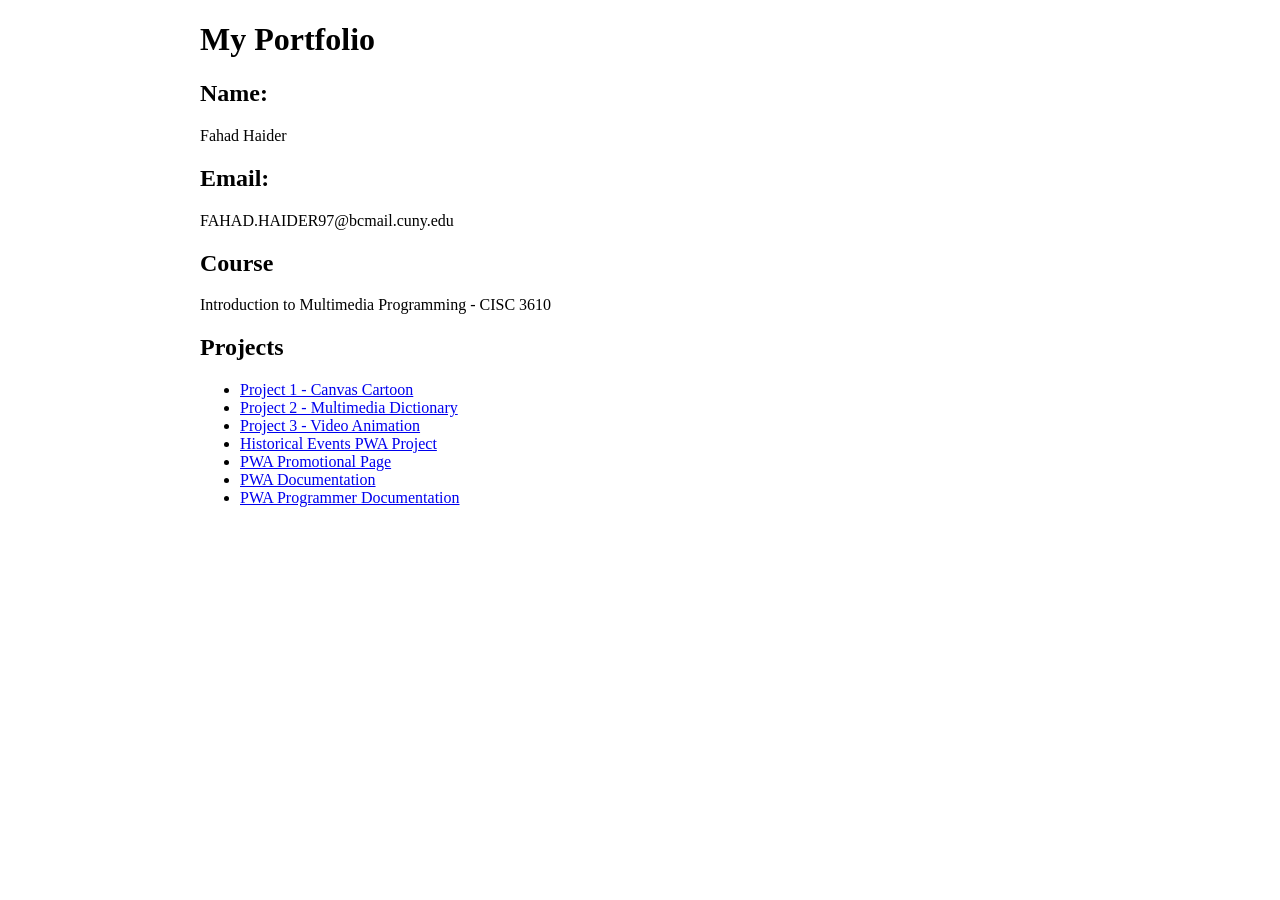
<file: index.html>
<!DOCTYPE html>

<html>

<head>

<title>Fahad Haider Portfolio</title>

<style>

body {
    margin-left: 200px;
}

</style>

</head>

<body>

<h1>My Portfolio</h1>

<h2>Name:</h2>
<p>Fahad Haider</p>

<h2>Email:</h2>
<p>FAHAD.HAIDER97@bcmail.cuny.edu</p>

<h2>Course</h2>
<p>Introduction to Multimedia Programming - CISC 3610</p>

<h2>Projects</h2>

<ul>

<li><a href="cartoon.html">Project 1 - Canvas Cartoon</a></li>

<li><a href="dictionary.html">Project 2 - Multimedia Dictionary</a></li>

<li><a href="VideoAnimationInfo.html">Project 3 - Video Animation</a></li>

<li><a href="HistoryFlash-PWA/index.html">Historical Events PWA Project</a></li>

<li><a href="HistoryFlash-PWA/promo.html">PWA Promotional Page</a></li>

<li><a href="HistoryFlash-PWA/docs.html">PWA Documentation</a></li>

<li><a href="HistoryFlash-PWA/programmer.html">PWA Programmer Documentation</a></li>

</ul>

</body>

</html>
</file>
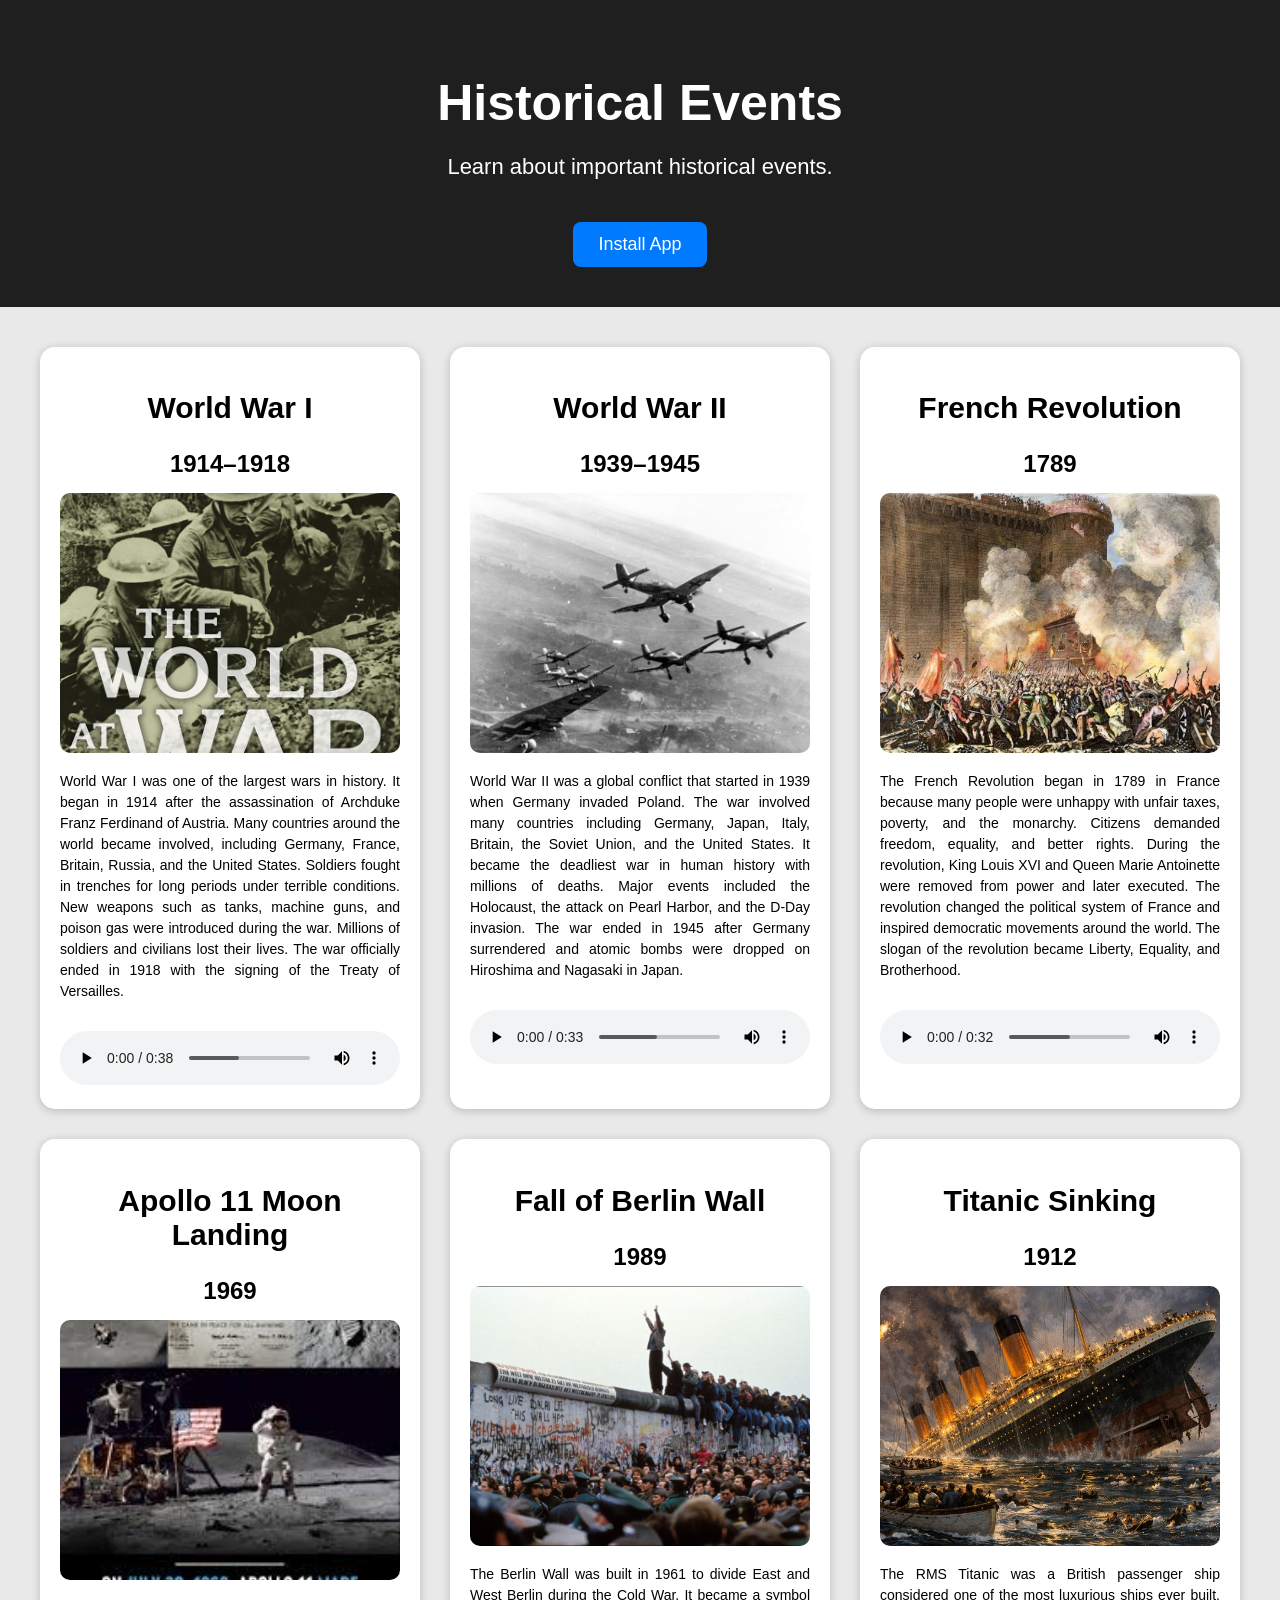
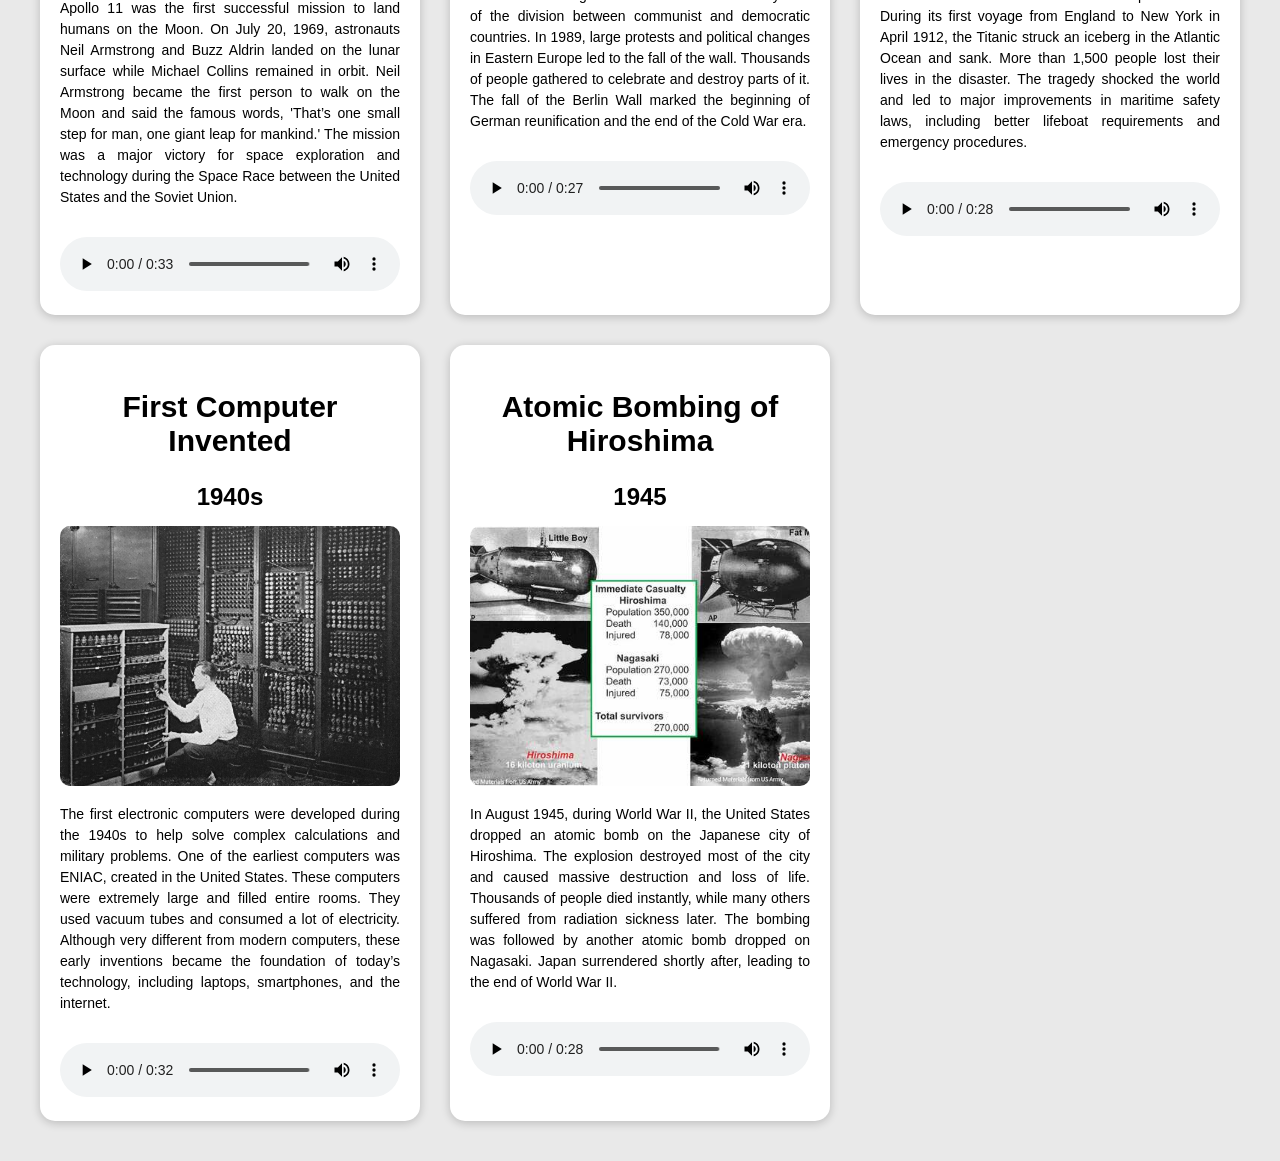
<file: HistoryFlash-PWA/index.html>
<!DOCTYPE html>
<html>

<head>
    <meta charset="UTF-8">
    <meta name="viewport" content="width=device-width, initial-scale=1.0">
    <title>Historical Events</title>
    <link rel="stylesheet" href="style.css">
    <link rel="manifest" href="manifest.json">
</head>

<body>

    <header>
        <h1>Historical Events</h1>
        <p>Learn about important historical events.</p>
        <button id="installBtn">Install App</button>
    </header>

    <main id="eventContainer"></main>

    <script src="script.js"></script>

</body>

</html>
</file>
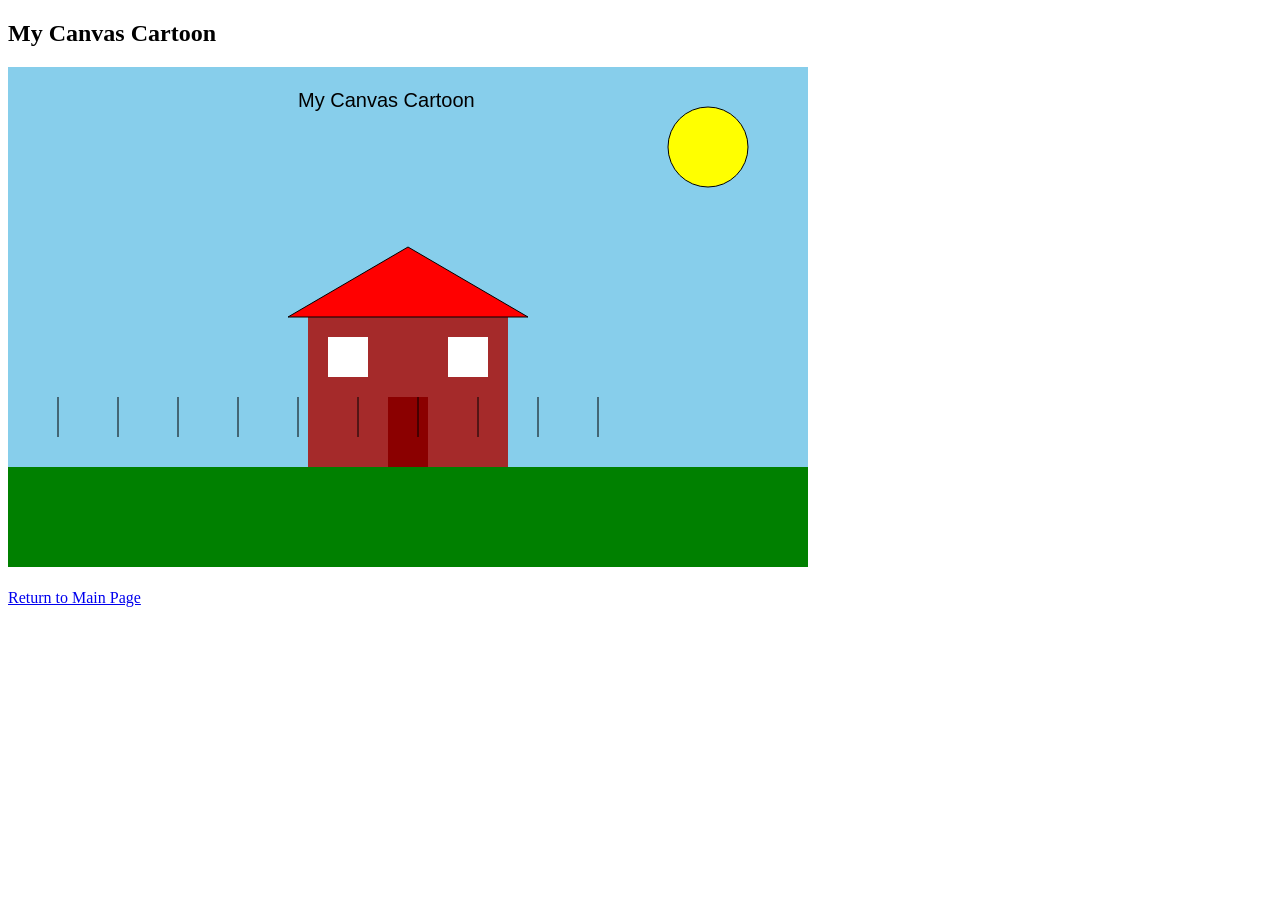
<file: cartoon.html>
<!DOCTYPE html>
<html>
<head>
<title>Canvas Cartoon</title>
</head>

<body>

<h2>My Canvas Cartoon</h2>

<canvas id="myCanvas" width="800" height="500"></canvas>

<br><br>

<a href="index.html">Return to Main Page</a>

<script src="cartoon.js"></script>

</body>
</html>
</file>
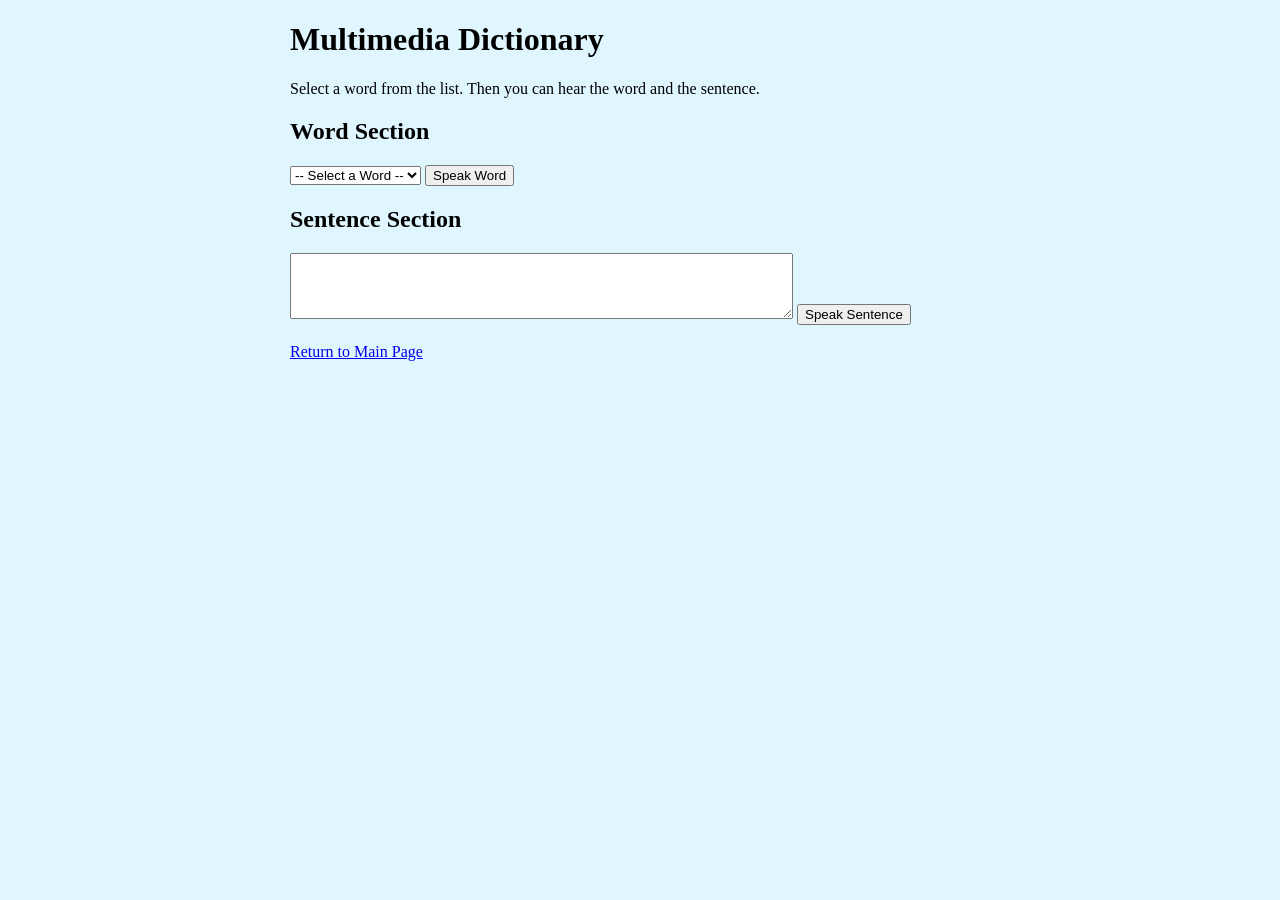
<file: dictionary.html>
<!DOCTYPE html>
<html>
<head>
<title>Multimedia Dictionary</title>
</head>

<body style="background-color: #dff6ff;">

<div style="width: 700px; margin: auto;">

<h1>Multimedia Dictionary</h1>

<p>Select a word from the list. Then you can hear the word and the sentence.</p>

<h2>Word Section</h2>

<select id="wordMenu" onchange="showSentence()">
    <option value="">-- Select a Word --</option>
    <option value="Apple" data-sentence="An apple is a fruit that can be red, green, or yellow.">Apple</option>
    <option value="Dog" data-sentence="A dog is a friendly animal that many people keep as a pet.">Dog</option>
    <option value="Book" data-sentence="A book has pages and can help people learn new things.">Book</option>
    <option value="Car" data-sentence="A car is a vehicle that people use to travel from one place to another.">Car</option>
    <option value="School" data-sentence="A school is a place where students go to learn.">School</option>
</select>

<button onclick="speakWord()">Speak Word</button>

<h2>Sentence Section</h2>

<textarea id="sentenceBox" rows="4" cols="60" readonly></textarea>

<button onclick="speakSentence()">Speak Sentence</button>

<br><br>

<a href="index.html">Return to Main Page</a>

<script src="dictionary.js"></script>

</div>

</body>
</html>
</file>
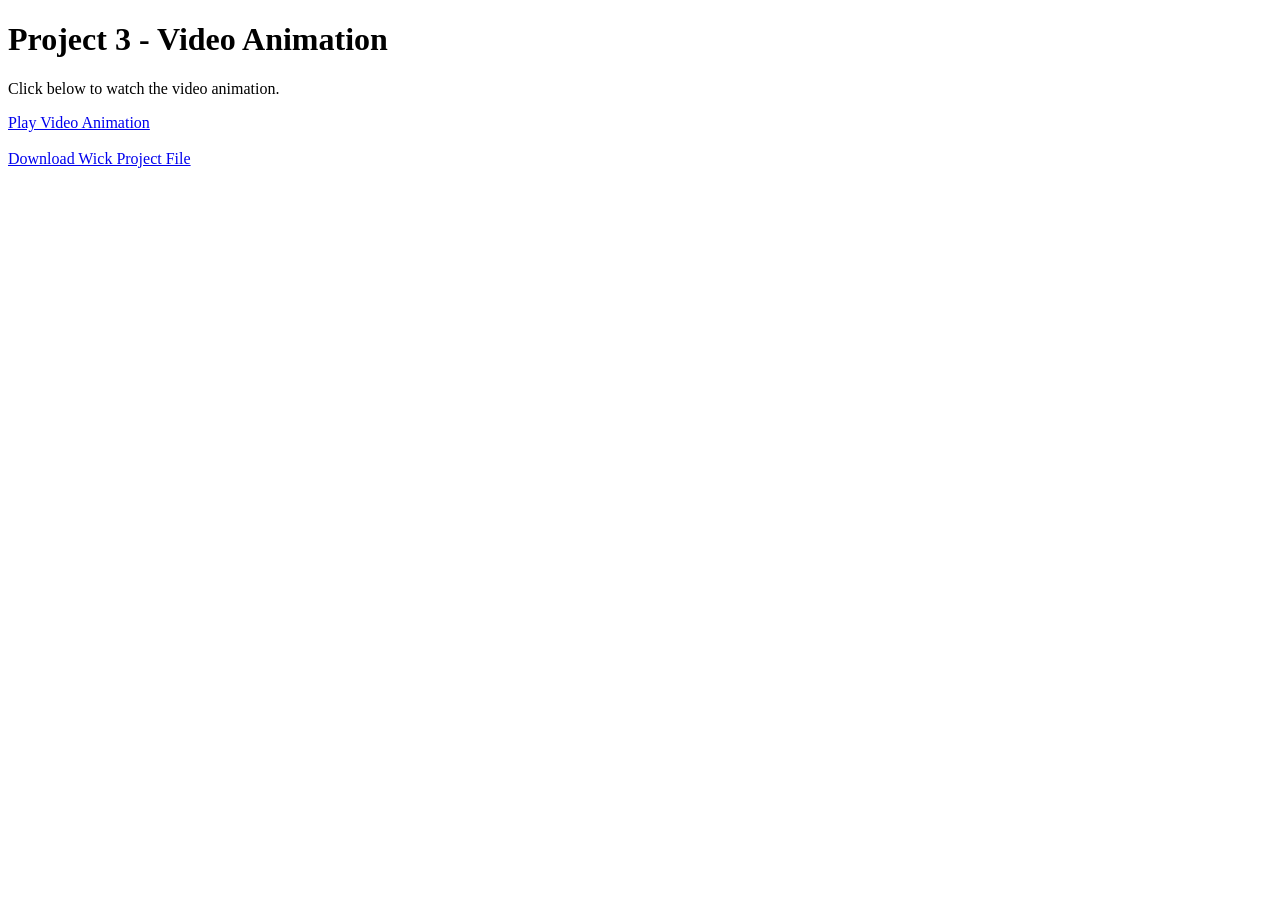
<file: project3info.html>
<!DOCTYPE html>
<html>

<body>

<h1>Project 3 - Video Animation</h1>

<p>Click below to watch the video animation.</p>

<a href="VideoAnimation_project.html">
Play Video Animation
</a>

<br><br>

<a href="project.wick">
Download Wick Project File
</a>

</body>

</html>
</file>
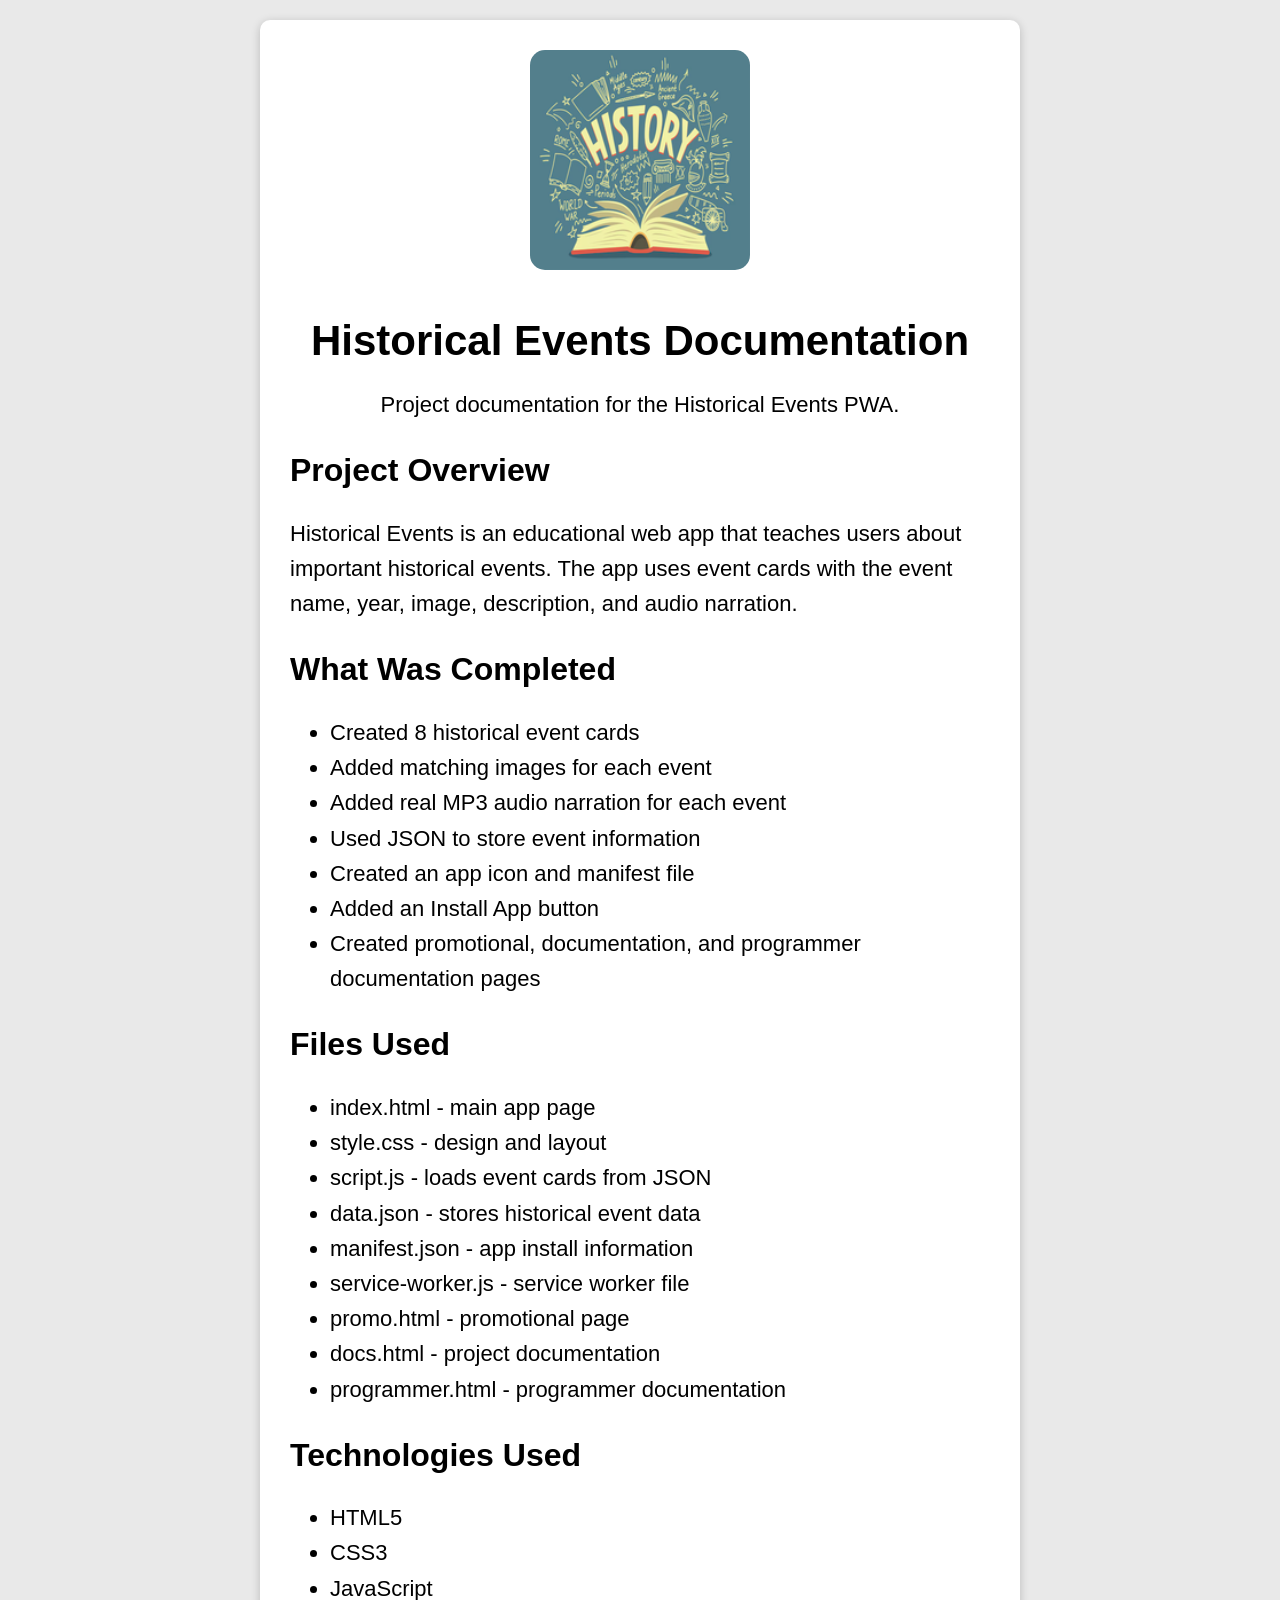
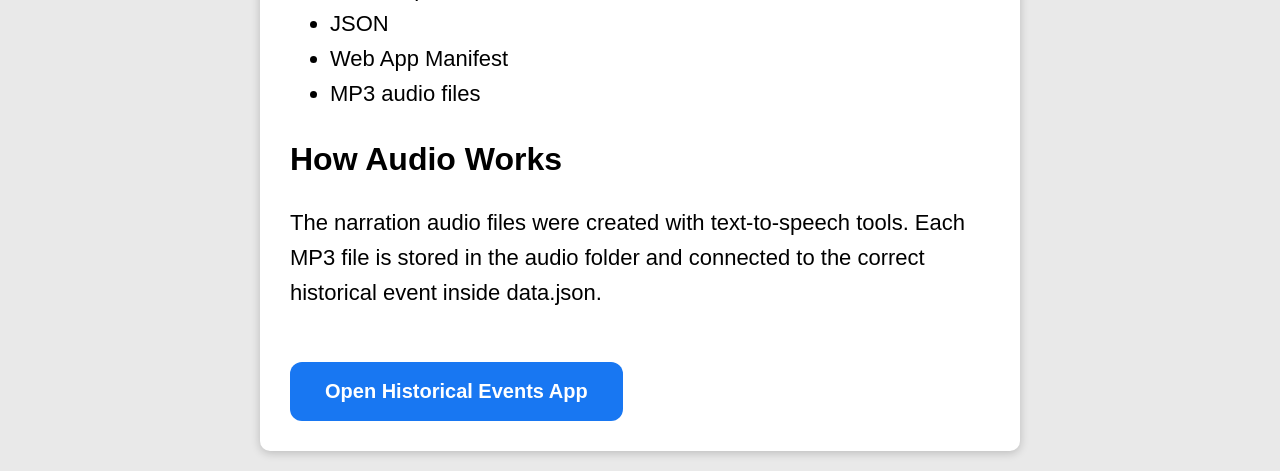
<file: HistoryFlash-PWA/docs.html>
<!DOCTYPE html>
<html>
<head>
    <meta charset="UTF-8">
    <meta name="viewport" content="width=device-width, initial-scale=1.0">
    <title>Historical Events Documentation</title>
    <link rel="stylesheet" href="style.css">
</head>

<body>

<div class="promo-page">

    <div class="promo-title">
        <img src="icons/icon-192.png" alt="App Icon">
        <div>
            <h1>Historical Events Documentation</h1>
            <p>Project documentation for the Historical Events PWA.</p>
        </div>
    </div>

    <h2>Project Overview</h2>
    <p>
        Historical Events is an educational web app that teaches users about
        important historical events. The app uses event cards with the event
        name, year, image, description, and audio narration.
    </p>

    <h2>What Was Completed</h2>
    <ul>
        <li>Created 8 historical event cards</li>
        <li>Added matching images for each event</li>
        <li>Added real MP3 audio narration for each event</li>
        <li>Used JSON to store event information</li>
        <li>Created an app icon and manifest file</li>
        <li>Added an Install App button</li>
        <li>Created promotional, documentation, and programmer documentation pages</li>
    </ul>

    <h2>Files Used</h2>
    <ul>
        <li>index.html - main app page</li>
        <li>style.css - design and layout</li>
        <li>script.js - loads event cards from JSON</li>
        <li>data.json - stores historical event data</li>
        <li>manifest.json - app install information</li>
        <li>service-worker.js - service worker file</li>
        <li>promo.html - promotional page</li>
        <li>docs.html - project documentation</li>
        <li>programmer.html - programmer documentation</li>
    </ul>

    <h2>Technologies Used</h2>
    <ul>
        <li>HTML5</li>
        <li>CSS3</li>
        <li>JavaScript</li>
        <li>JSON</li>
        <li>Web App Manifest</li>
        <li>MP3 audio files</li>
    </ul>

    <h2>How Audio Works</h2>
    <p>
        The narration audio files were created with text-to-speech tools.
        Each MP3 file is stored in the audio folder and connected to the
        correct historical event inside data.json.
    </p>

    <a class="openBtn" href="index.html">Open Historical Events App</a>

</div>

</body>
</html>
</file>
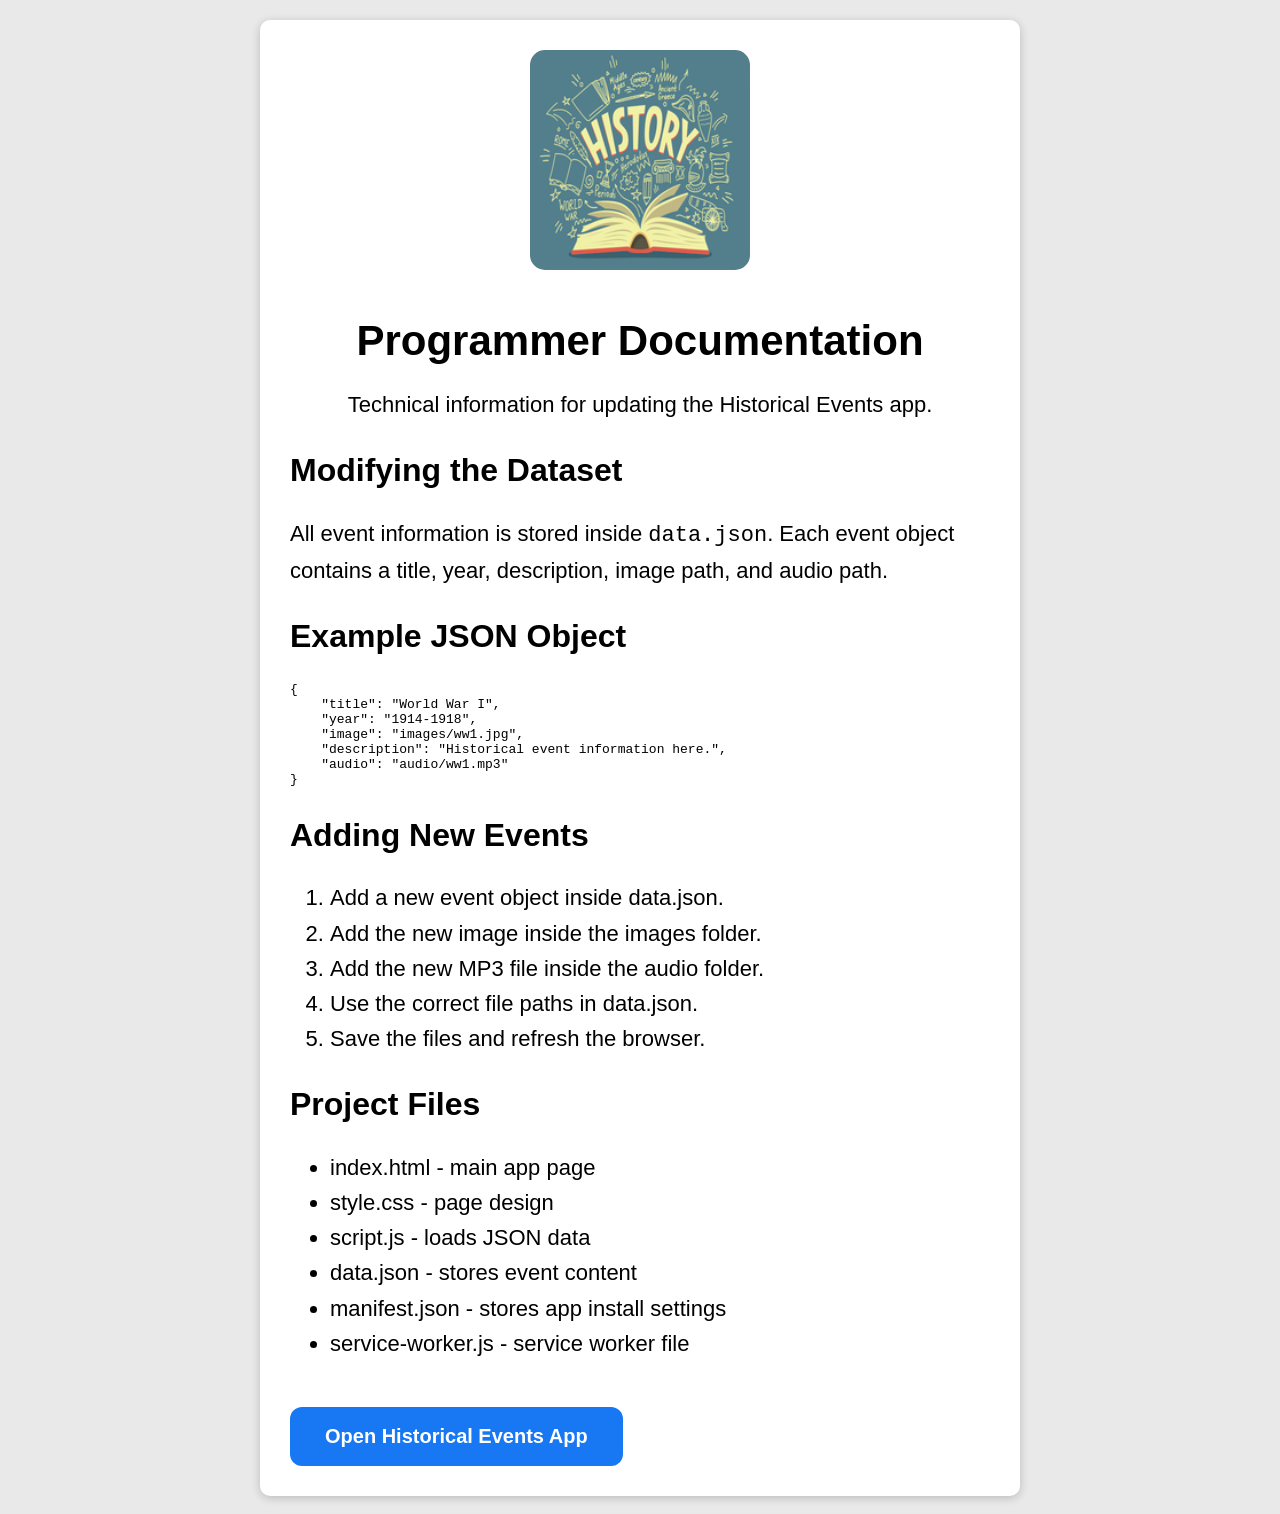
<file: HistoryFlash-PWA/programmer.html>
<!DOCTYPE html>
<html>
<head>
    <meta charset="UTF-8">
    <meta name="viewport" content="width=device-width, initial-scale=1.0">
    <title>Programmer Documentation</title>
    <link rel="stylesheet" href="style.css">
</head>

<body>

<div class="promo-page">

    <div class="promo-title">
        <img src="icons/icon-192.png" alt="App Icon">
        <div>
            <h1>Programmer Documentation</h1>
            <p>Technical information for updating the Historical Events app.</p>
        </div>
    </div>

    <h2>Modifying the Dataset</h2>
    <p>
        All event information is stored inside <code>data.json</code>.
        Each event object contains a title, year, description, image path,
        and audio path.
    </p>

    <h2>Example JSON Object</h2>

<pre>
{
    "title": "World War I",
    "year": "1914-1918",
    "image": "images/ww1.jpg",
    "description": "Historical event information here.",
    "audio": "audio/ww1.mp3"
}
</pre>

    <h2>Adding New Events</h2>
    <ol>
        <li>Add a new event object inside data.json.</li>
        <li>Add the new image inside the images folder.</li>
        <li>Add the new MP3 file inside the audio folder.</li>
        <li>Use the correct file paths in data.json.</li>
        <li>Save the files and refresh the browser.</li>
    </ol>

    <h2>Project Files</h2>
    <ul>
        <li>index.html - main app page</li>
        <li>style.css - page design</li>
        <li>script.js - loads JSON data</li>
        <li>data.json - stores event content</li>
        <li>manifest.json - stores app install settings</li>
        <li>service-worker.js - service worker file</li>
    </ul>

    <a class="openBtn" href="index.html">Open Historical Events App</a>

</div>

</body>
</html>
</file>
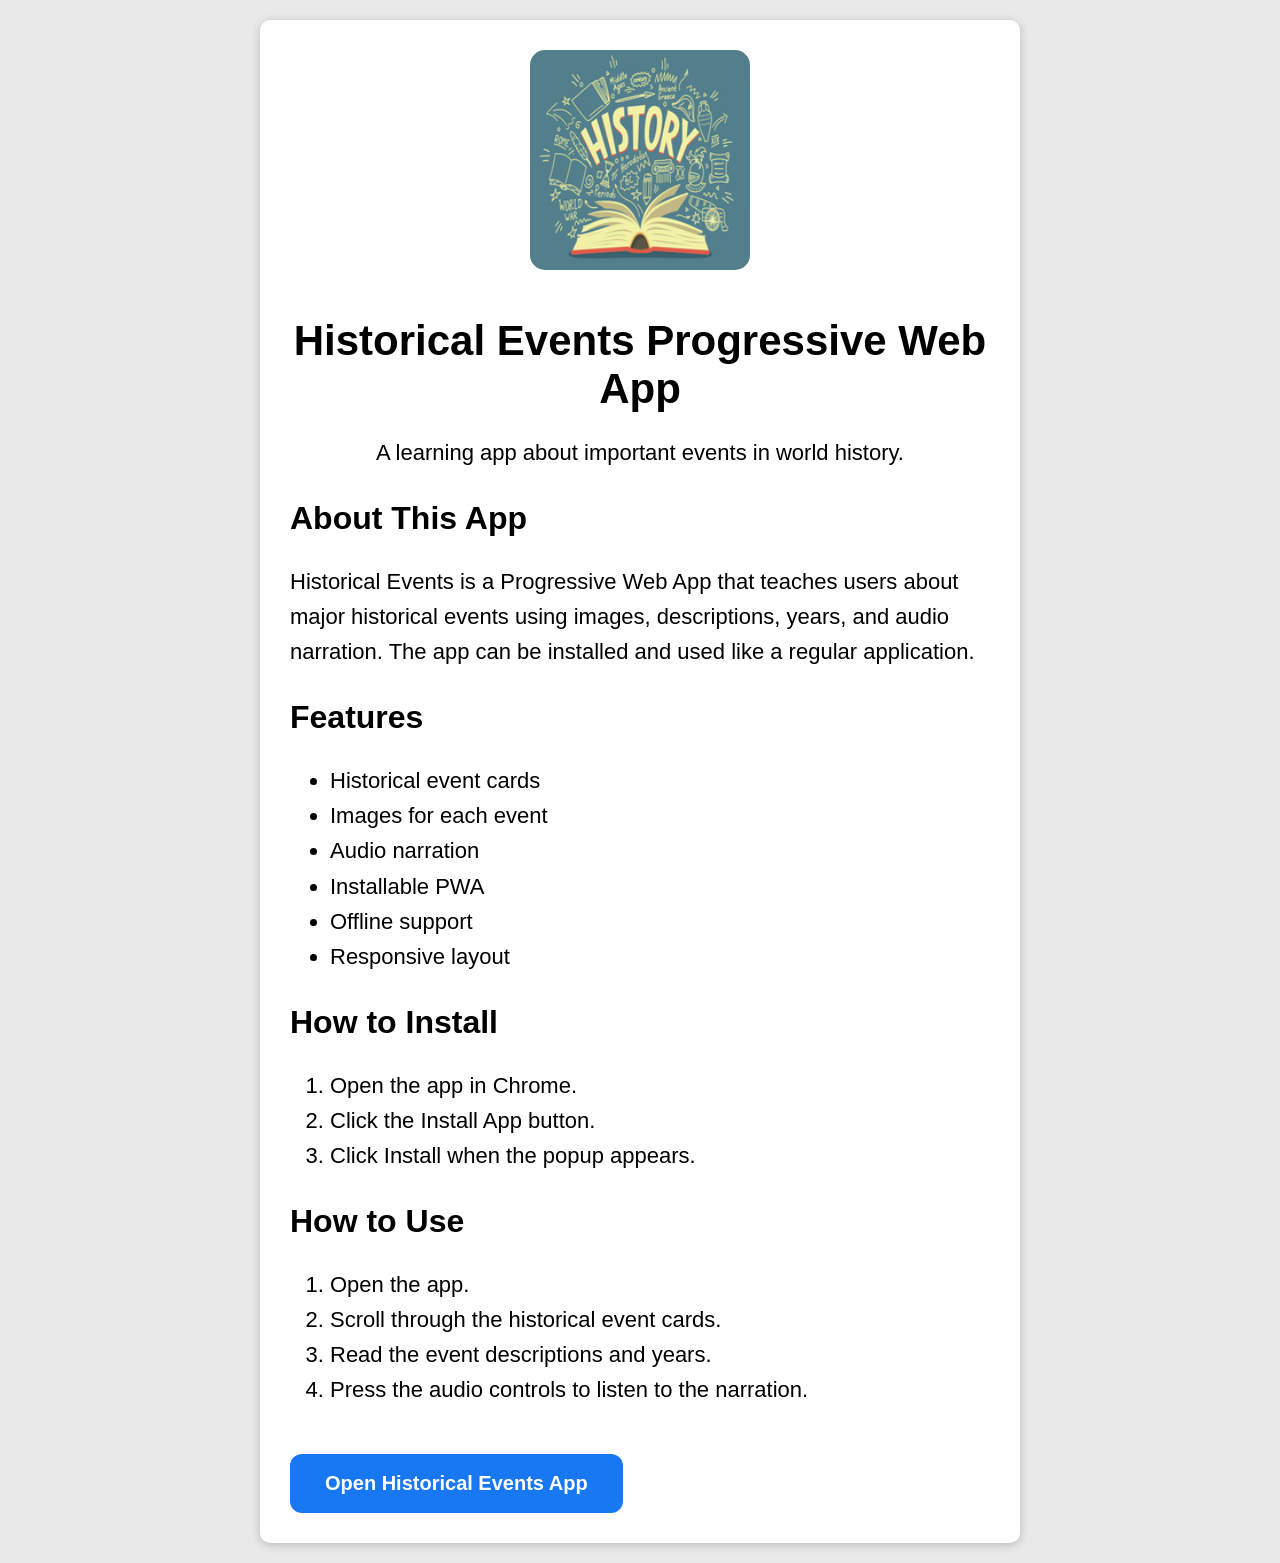
<file: HistoryFlash-PWA/promo.html>
<!DOCTYPE html>
<html>
<head>
    <meta charset="UTF-8">
    <meta name="viewport" content="width=device-width, initial-scale=1.0">
    <title>Historical Events Promotional Page</title>
    <link rel="stylesheet" href="style.css">
</head>

<body>

<div class="promo-page">

    <div class="promo-title">
        <img src="icons/icon-192.png" alt="App Icon">
        <div>
            <h1>Historical Events Progressive Web App</h1>
            <p>A learning app about important events in world history.</p>
        </div>
    </div>

    <h2>About This App</h2>
    <p>
        Historical Events is a Progressive Web App that teaches users about major
        historical events using images, descriptions, years, and audio narration.
        The app can be installed and used like a regular application.
    </p>

    <h2>Features</h2>
    <ul>
        <li>Historical event cards</li>
        <li>Images for each event</li>
        <li>Audio narration</li>
        <li>Installable PWA</li>
        <li>Offline support</li>
        <li>Responsive layout</li>
    </ul>

    <h2>How to Install</h2>
    <ol>
        <li>Open the app in Chrome.</li>
        <li>Click the Install App button.</li>
        <li>Click Install when the popup appears.</li>
    </ol>

    <h2>How to Use</h2>
    <ol>
        <li>Open the app.</li>
        <li>Scroll through the historical event cards.</li>
        <li>Read the event descriptions and years.</li>
        <li>Press the audio controls to listen to the narration.</li>
    </ol>

    <a class="openBtn" href="index.html">Open Historical Events App</a>

</div>

</body>
</html>
</file>
<file: HistoryFlash-PWA/style.css>
body {
    margin: 0;
    font-family: Arial, sans-serif;
    background-color: #e9e9e9;
}

header {
    background-color: #1f1f1f;
    color: white;
    text-align: center;
    padding: 40px 20px;
}

header h1 {
    font-size: 50px;
    margin-bottom: 10px;
}

header p {
    font-size: 22px;
}

#installBtn {
    margin-top: 20px;
    padding: 12px 25px;
    border: none;
    background-color: #007bff;
    color: white;
    font-size: 18px;
    border-radius: 8px;
    cursor: pointer;
}

#eventContainer {
    display: grid;
    grid-template-columns: repeat(auto-fit, minmax(350px, 1fr));
    gap: 30px;
    padding: 40px;
}

.card {
    background-color: white;
    border-radius: 15px;
    padding: 20px;
    box-shadow: 0px 2px 10px rgba(0,0,0,0.2);
}

.card h2 {
    text-align: center;
    font-size: 30px;
}

.year {
    text-align: center;
    font-size: 24px;
    font-weight: bold;
    margin-bottom: 15px;
}

.card img {
    width: 100%;
    height: 260px;
    object-fit: cover;
    border-radius: 10px;
}

.card p {
    font-size: 14px;
    line-height: 1.5;
    text-align: justify;
}

audio {
    width: 100%;
    margin-top: 15px;
}

@media (max-width: 768px) {

    header h1 {
        font-size: 35px;
    }

    .card h2 {
        font-size: 28px;
    }

    .card p {
        font-size: 18px;
    }
}

.promo-page {
    width: 700px;
    margin: 20px auto;
    background-color: white;
    padding: 30px;
    box-shadow: 0px 2px 10px rgba(0,0,0,0.2);
    border-radius: 10px;
}

.promo-title {
    text-align: center;
}

.promo-title img {
    width: 220px;
    height: auto;
    border-radius: 15px;
    margin-bottom: 15px;
}

.promo-title h1 {
    font-size: 42px;
    margin-bottom: 10px;
}

.promo-title p {
    font-size: 20px;
}

.promo-page h2 {
    margin-top: 30px;
    font-size: 32px;
}

.promo-page p,
.promo-page li {
    font-size: 22px;
    line-height: 1.6;
}

.openBtn{
    display: inline-block;
    margin-top: 30px;
    background-color: #1877f2;
    color: white;
    padding: 18px 35px;
    border-radius: 12px;
    text-decoration: none;
    font-size: 20px;
    font-weight: bold;
}
</file>
